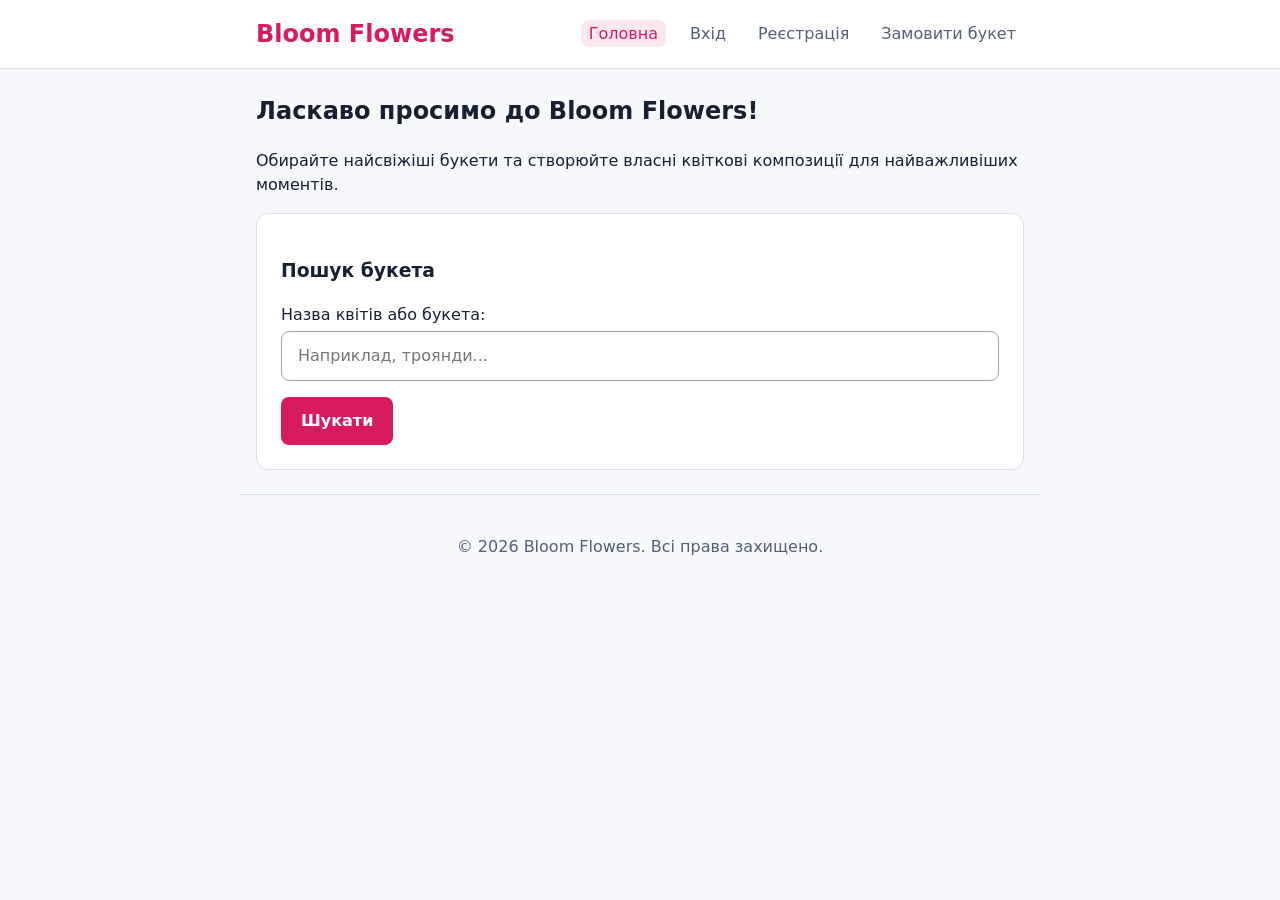
<file: index.html>
<!DOCTYPE html>
<html lang="uk">
<head>
  <meta charset="UTF-8">
  <meta name="viewport" content="width=device-width, initial-scale=1.0">
  <title>Bloom Flowers — Головна</title>
  <link rel="stylesheet" href="styles/main.css">
</head>
<body>

  <!-- Верхня шапка сайту з навігацією -->
  <header class="site-header">
    <div class="container header-container">
      <h1 class="logo">Bloom Flowers</h1>
      <nav class="main-nav">
        <ul>
          <li><a href="index.html" class="active">Головна</a></li>
          <li><a href="login.html">Вхід</a></li>
          <li><a href="register.html">Реєстрація</a></li>
          <li><a href="item-form.html">Замовити букет</a></li>
        </ul>
      </nav>
    </div>
  </header>

  <!-- Основний вміст сторінки -->
  <main class="container">
    <section class="hero">
      <h2>Ласкаво просимо до Bloom Flowers!</h2>
      <p>Обирайте найсвіжіші букети та створюйте власні квіткові композиції для найважливіших моментів.</p>
    </section>

    <!-- Форма пошуку (з використанням GET за вимогами практичної) -->
    <section class="search-section card">
      <h3>Пошук букета</h3>
      <form action="/search" method="GET" class="search-form">
        <label for="search-input">Назва квітів або букета:</label>
        <input type="search" id="search-input" name="query" placeholder="Наприклад, троянди..." class="field-control">
        <button type="submit" class="button button--primary">Шукати</button>
      </form>
    </section>
  </main>

  <!-- Підвал сайту -->
  <footer class="site-footer container">
    <p>&copy; 2026 Bloom Flowers. Всі права захищено.</p>
  </footer>

</body>
</html>
</file>
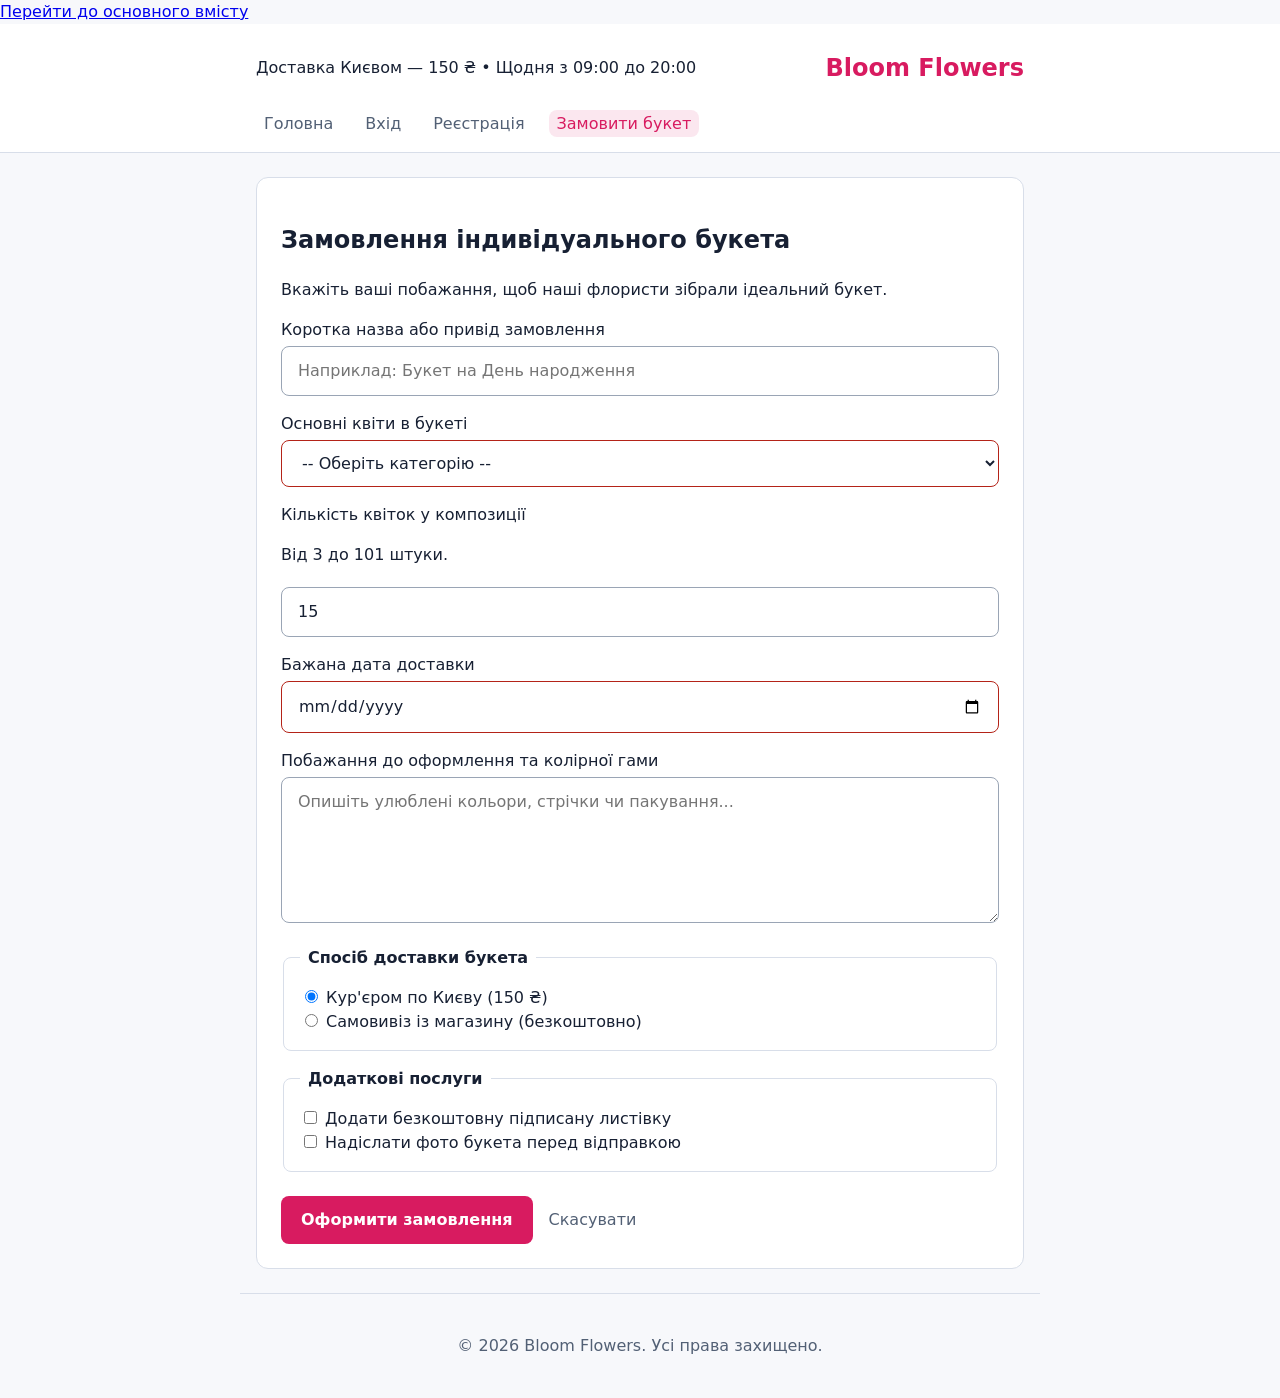
<file: item-form.html>
<!DOCTYPE html>
<html lang="uk">
<head>
    <meta charset="UTF-8">
    <meta name="viewport" content="width=device-width, initial-scale=1.0">
    <meta name="description" content="Форма оформлення індивідуального замовлення букета в Bloom Flowers.">
    <title>Оформлення замовлення букета — Bloom Flowers</title>
    <link rel="stylesheet" href="styles/main.css">
</head>
<body>
    <a href="#main-content" class="skip-link">Перейти до основного вмісту</a>

    <header class="site-header">
        <div class="container header-container">
            <p>Доставка Києвом — 150 ₴ • Щодня з 09:00 до 20:00</p>
            <h1 class="logo">Bloom Flowers</h1>
            <nav class="main-nav" aria-label="Основна навігація">
                <ul>
                    <li><a href="index.html">Головна</a></li>
                    <li><a href="login.html">Вхід</a></li>
                    <li><a href="register.html">Реєстрація</a></li>
                    <li><a href="item-form.html" class="active">Замовити букет</a></li>
                </ul>
            </nav>
        </div>
    </header>

    <main id="main-content" class="container">
        <section class="card">
            <h2>Замовлення індивідуального букета</h2>
            <p>Вкажіть ваші побажання, щоб наші флористи зібрали ідеальний букет.</p>

            <form action="/api/v1/orders" method="post">
                <div>
                    <label for="flower-title">Коротка назва або привід замовлення</label>
                    <input 
                        id="flower-title" 
                        name="orderTitle" 
                        type="text" 
                        minlength="3" 
                        maxlength="80" 
                        placeholder="Наприклад: Букет на День народження" 
                        class="field-control"
                        required
                    >
                </div>

                <div>
                    <label for="flower-category">Основні квіти в букеті</label>
                    <select id="flower-category" name="flowerCategory" class="field-control" required>
                        <option value="">-- Оберіть категорію --</option>
                        <option value="mix">Збірний сезонний букет</option>
                        <option value="roses">Троянди</option>
                        <option value="tulips">Тюльпани</option>
                        <option value="eustoma">Еустоми</option>
                        <option value="box">Квіти в коробці</option>
                    </select>
                </div>

                <div>
                    <label for="flower-quantity">Кількість квіток у композиції</label>
                    <p id="quantity-hint">Від 3 до 101 штуки.</p>
                    <input 
                        id="flower-quantity" 
                        name="quantity" 
                        type="number" 
                        min="3" 
                        max="101" 
                        step="2" 
                        value="15" 
                        aria-describedby="quantity-hint" 
                        class="field-control"
                        required
                    >
                </div>

                <div>
                    <label for="delivery-date">Бажана дата доставки</label>
                    <input 
                        id="delivery-date" 
                        name="deliveryDate" 
                        type="date" 
                        class="field-control"
                        required
                    >
                </div>

                <div>
                    <label for="flower-description">Побажання до оформлення та колірної гами</label>
                    <textarea 
                        id="flower-description" 
                        name="description" 
                        rows="5" 
                        cols="40" 
                        maxlength="500" 
                        placeholder="Опишіть улюблені кольори, стрічки чи пакування..."
                        class="field-control"
                    ></textarea>
                </div>

                <fieldset>
                    <legend>Спосіб доставки букета</legend>
                    <label for="delivery-courier">
                        <input 
                            id="delivery-courier" 
                            name="deliveryMethod" 
                            type="radio" 
                            value="courier" 
                            checked
                        >
                        Кур'єром по Києву (150 ₴)
                    </label>
                    <br>
                    <label for="delivery-pickup">
                        <input 
                            id="delivery-pickup" 
                            name="deliveryMethod" 
                            type="radio" 
                            value="pickup"
                        >
                        Самовивіз із магазину (безкоштовно)
                    </label>
                </fieldset>

                <fieldset>
                    <legend>Додаткові послуги</legend>
                    <label for="addon-card">
                        <input 
                            id="addon-card" 
                            name="addons" 
                            type="checkbox" 
                            value="greeting-card"
                        >
                        Додати безкоштовну підписану листівку
                    </label>
                    <br>
                    <label for="addon-photo">
                        <input 
                            id="addon-photo" 
                            name="addons" 
                            type="checkbox" 
                            value="photo-before-sending"
                        >
                        Надіслати фото букета перед відправкою
                    </label>
                </fieldset>

                <div style="display: flex; gap: 1rem; align-items: center; margin-top: 1.5rem;">
                    <button type="submit" class="button">Оформити замовлення</button>
                    <a href="index.html" style="color: var(--color-muted); text-decoration: none;">Скасувати</a>
                </div>
            </form>
        </section>
    </main>

    <footer class="site-footer container">
        <p>&copy; 2026 Bloom Flowers. Усі права захищено.</p>
    </footer>
</body>
</html>
</file>
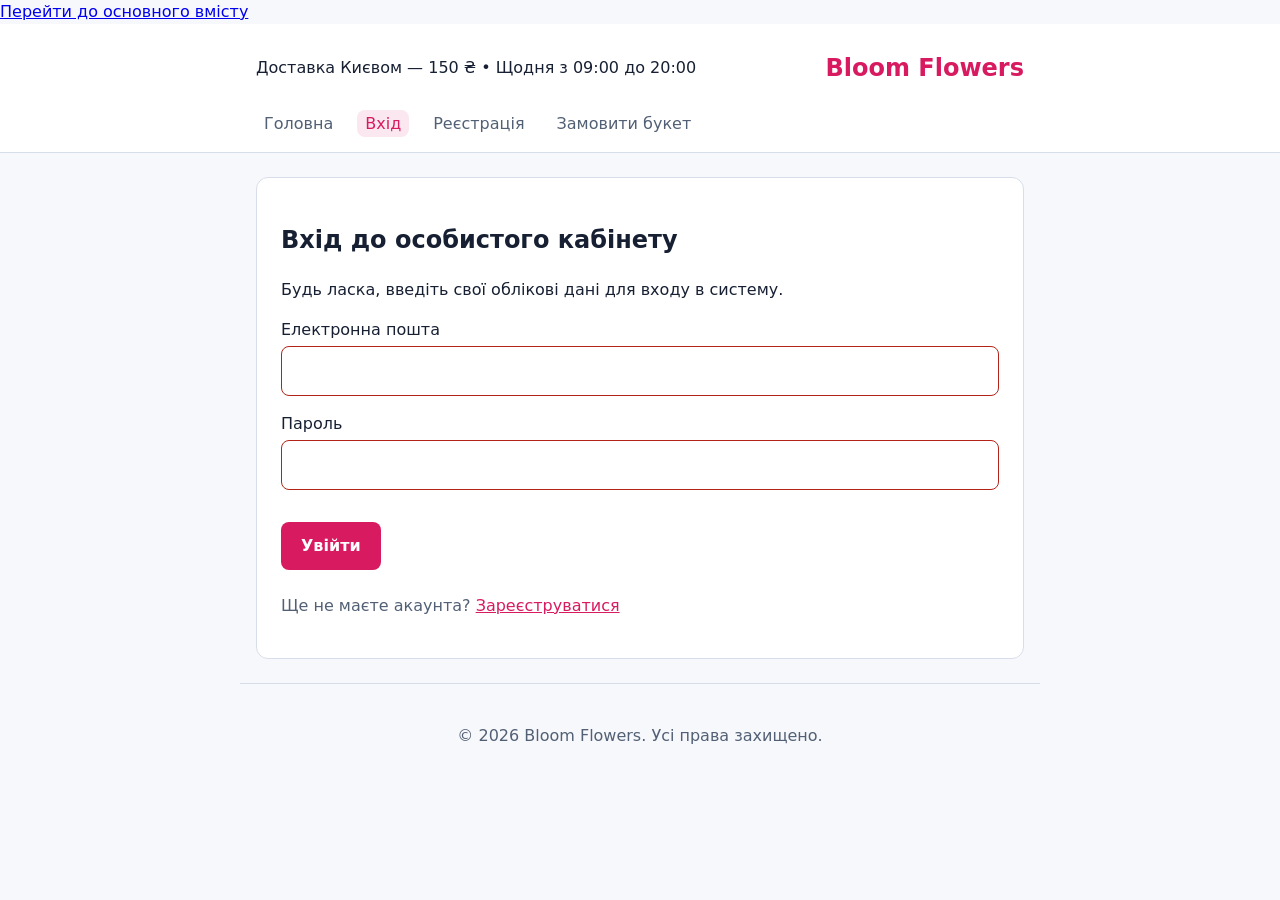
<file: login.html>
<!DOCTYPE html>
<html lang="uk">
<head>
    <meta charset="UTF-8">
    <meta name="viewport" content="width=device-width, initial-scale=1.0">
    <meta name="description" content="Вхід до особистого кабінету інтернет-магазину квітів Bloom Flowers.">
    <title>Вхід — Bloom Flowers</title>
    <link rel="stylesheet" href="styles/main.css">
</head>
<body>
    <a href="#main-content" class="skip-link">Перейти до основного вмісту</a>

    <header class="site-header">
        <div class="container header-container">
            <p>Доставка Києвом — 150 ₴ • Щодня з 09:00 до 20:00</p>
            <h1 class="logo">Bloom Flowers</h1>
            <nav class="main-nav" aria-label="Основна навігація">
                <ul>
                    <li><a href="index.html">Головна</a></li>
                    <li><a href="login.html" class="active">Вхід</a></li>
                    <li><a href="register.html">Реєстрація</a></li>
                    <li><a href="item-form.html">Замовити букет</a></li>
                </ul>
            </nav>
        </div>
    </header>

    <main id="main-content" class="container">
        <section class="card">
            <h2>Вхід до особистого кабінету</h2>
            <p>Будь ласка, введіть свої облікові дані для входу в систему.</p>

            <form action="/api/v1/auth/login" method="post">
                <div>
                    <label for="login-email">Електронна пошта</label>
                    <input 
                        id="login-email" 
                        name="email" 
                        type="email" 
                        autocomplete="email" 
                        class="field-control"
                        required
                    >
                </div>

                <div>
                    <label for="login-password">Пароль</label>
                    <input 
                        id="login-password" 
                        name="password" 
                        type="password" 
                        autocomplete="current-password" 
                        class="field-control"
                        required
                    >
                </div>

                <div style="margin-top: 1rem;">
                    <button type="submit" class="button">Увійти</button>
                </div>
            </form>

            <p style="margin-top: 1.5rem; color: var(--color-muted);">
                Ще не маєте акаунта? <a href="register.html" style="color: var(--color-primary);">Зареєструватися</a>
            </p>
        </section>
    </main>

    <footer class="site-footer container">
        <p>&copy; 2026 Bloom Flowers. Усі права захищено.</p>
    </footer>
</body>
</html>
</file>
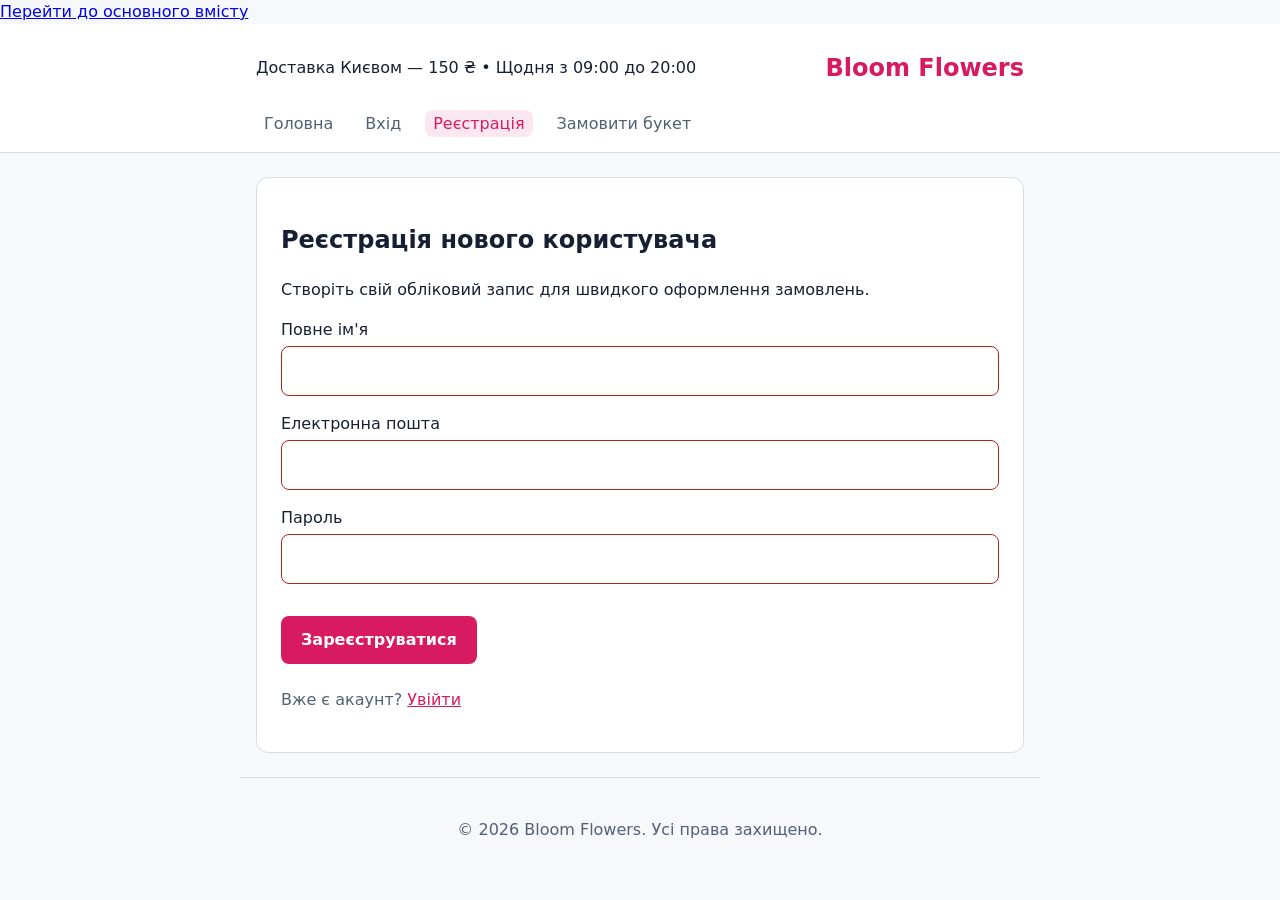
<file: register.html>
<!DOCTYPE html>
<html lang="uk">
<head>
    <meta charset="UTF-8">
    <meta name="viewport" content="width=device-width, initial-scale=1.0">
    <meta name="description" content="Реєстрація нового користувача в інтернет-магазині Bloom Flowers.">
    <title>Реєстрація — Bloom Flowers</title>
    <link rel="stylesheet" href="styles/main.css">
</head>
<body>
    <a href="#main-content" class="skip-link">Перейти до основного вмісту</a>

    <header class="site-header">
        <div class="container header-container">
            <p>Доставка Києвом — 150 ₴ • Щодня з 09:00 до 20:00</p>
            <h1 class="logo">Bloom Flowers</h1>
            <nav class="main-nav" aria-label="Основна навігація">
                <ul>
                    <li><a href="index.html">Головна</a></li>
                    <li><a href="login.html">Вхід</a></li>
                    <li><a href="register.html" class="active">Реєстрація</a></li>
                    <li><a href="item-form.html">Замовити букет</a></li>
                </ul>
            </nav>
        </div>
    </header>

    <main id="main-content" class="container">
        <section class="card">
            <h2>Реєстрація нового користувача</h2>
            <p>Створіть свій обліковий запис для швидкого оформлення замовлень.</p>

            <form action="/api/v1/auth/register" method="post">
                <div>
                    <label for="reg-name">Повне ім'я</label>
                    <input 
                        id="reg-name" 
                        name="fullName" 
                        type="text" 
                        autocomplete="name" 
                        class="field-control"
                        required
                    >
                </div>

                <div>
                    <label for="reg-email">Електронна пошта</label>
                    <input 
                        id="reg-email" 
                        name="email" 
                        type="email" 
                        autocomplete="email" 
                        class="field-control"
                        required
                    >
                </div>

                <div>
                    <label for="reg-password">Пароль</label>
                    <input 
                        id="reg-password" 
                        name="password" 
                        type="password" 
                        autocomplete="new-password" 
                        class="field-control"
                        required
                    >
                </div>

                <div style="margin-top: 1rem;">
                    <button type="submit" class="button">Зареєструватися</button>
                </div>
            </form>

            <p style="margin-top: 1.5rem; color: var(--color-muted);">
                Вже є акаунт? <a href="login.html" style="color: var(--color-primary);">Увійти</a>
            </p>
        </section>
    </main>

    <footer class="site-footer container">
        <p>&copy; 2026 Bloom Flowers. Усі права захищено.</p>
    </footer>
</body>
</html>
</file>
<file: styles/main.css>
/* 1. Design Tokens (Змінні проєкту) */
:root {
  --color-text: #172033;
  --color-muted: #526075;
  --color-background: #f7f8fb;
  --color-surface: #ffffff;
  --color-primary: #d81b60; /* Фірмовий колір Bloom Flowers */
  --color-primary-hover: #b0124c;
  --color-danger: #b42318;
  --color-border: #d8dee9;

  --space-1: 0.25rem;
  --space-2: 0.5rem;
  --space-4: 1rem;
  --space-6: 1.5rem;

  --radius-md: 0.75rem;
  --radius-sm: 0.5rem;
}

/* 2. Глобальне скидання та базові налаштування */
*, *::before, *::after {
  box-sizing: border-box;
}

body {
  margin: 0;
  color: var(--color-text);
  background-color: var(--color-background);
  font-family: system-ui, -apple-system, "Segoe UI", Roboto, sans-serif;
  line-height: 1.5;
}

img {
  display: block;
  max-inline-size: 100%;
  block-size: auto;
}

/* Контейнер для центрування вмісту */
.container {
  max-inline-size: 800px;
  margin-inline: auto;
  padding-inline: var(--space-4);
}

/* 3. Шапка та навігація */
.site-header {
  background-color: var(--color-surface);
  border-bottom: 1px solid var(--color-border);
  padding-block: var(--space-4);
  margin-bottom: var(--space-6);
}

.header-container {
  display: flex;
  justify-content: space-between;
  align-items: center;
  flex-wrap: wrap;
  gap: var(--space-4);
}

.logo {
  margin: 0;
  color: var(--color-primary);
  font-size: 1.5rem;
}

.main-nav ul {
  display: flex;
  list-style: none;
  margin: 0;
  padding: 0;
  gap: var(--space-4);
}

.main-nav a {
  text-decoration: none;
  color: var(--color-muted);
  font-weight: 500;
  padding: 0.25rem 0.5rem;
  border-radius: var(--radius-sm);
}

.main-nav a:hover,
.main-nav a.active {
  color: var(--color-primary);
  background-color: color-mix(in srgb, var(--color-primary), transparent 90%);
}

/* 4. Компоненти та картки */
.card {
  padding: var(--space-6);
  background: var(--color-surface);
  border: 1px solid var(--color-border);
  border-radius: var(--radius-md);
  margin-bottom: var(--space-6);
}

.button {
  display: inline-block;
  padding: 0.75rem 1.25rem;
  color: #ffffff;
  background-color: var(--color-primary);
  border: none;
  border-radius: var(--radius-sm);
  font: inherit;
  font-weight: 600;
  cursor: pointer;
  text-decoration: none;
  text-align: center;
}

.button:hover {
  background-color: var(--color-primary-hover);
}

.button:focus-visible {
  outline: 0.2rem solid color-mix(in srgb, var(--color-primary), transparent 50%);
  outline-offset: 0.1rem;
}

/* 5. Поля форм та валідація */
.field-control {
  inline-size: 100%;
  padding: 0.75rem 1rem;
  color: var(--color-text);
  background: var(--color-surface);
  border: 1px solid #9aa5b5;
  border-radius: var(--radius-sm);
  font: inherit;
  margin-top: var(--space-1);
  margin-bottom: var(--space-4);
}

.field-control:focus-visible {
  outline: 0.2rem solid color-mix(in srgb, var(--color-primary), transparent 55%);
  border-color: var(--color-primary);
}

.field-control:invalid:not(:placeholder-shown) {
  border-color: var(--color-danger);
}

fieldset {
  border: 1px solid var(--color-border);
  border-radius: var(--radius-sm);
  padding: var(--space-4);
  margin-bottom: var(--space-4);
}

legend {
  font-weight: 600;
  padding-inline: var(--space-2);
}

/* 6. Підвал */
.site-footer {
  text-align: center;
  color: var(--color-muted);
  padding-block: var(--space-6);
  border-top: 1px solid var(--color-border);
  margin-top: var(--space-6);
}
</file>
